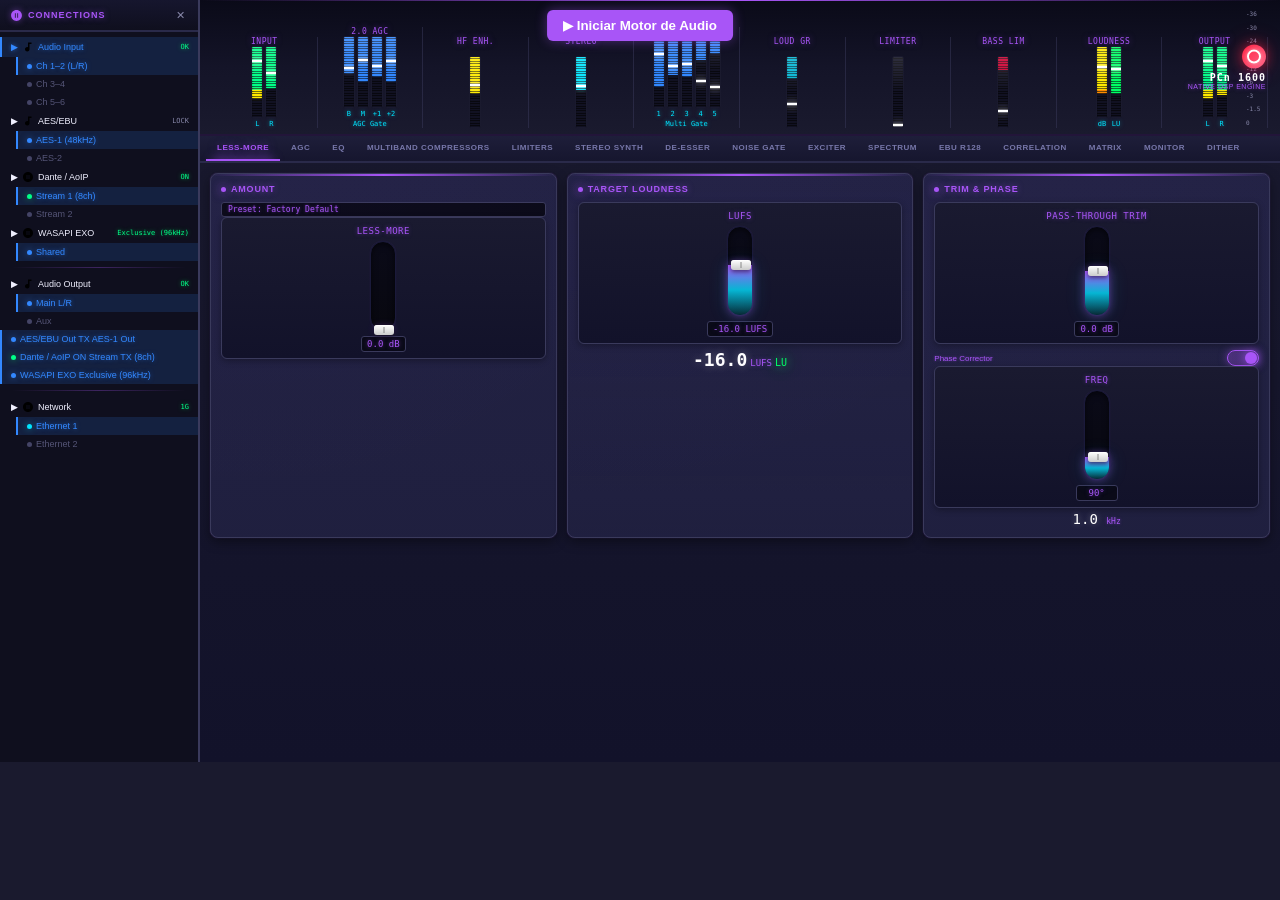
<file: index.html>
<!DOCTYPE html>
<html lang="en">
<head>
  <meta charset="UTF-8">
  <meta name="viewport" content="width=device-width, initial-scale=1.0">
  <title>PCn 1600 NATIVE — Enterprise Class Audio Processor</title>
  <link rel="stylesheet" href="style.css">
</head>
<body>
  <!-- ✅ BOTÓN DE INICIALIZACIÓN WEB AUDIO API -->
  <button id="initAudioBtn" style="position:fixed;top:10px;left:50%;transform:translateX(-50%);z-index:9999;padding:8px 16px;background:#a855f7;color:#fff;border:none;border-radius:6px;font-weight:600;cursor:pointer;box-shadow:0 0 12px rgba(168,85,247,0.4);">
    ▶ Iniciar Motor de Audio
  </button>

  <!-- ======================================== -->
  <!-- TU INTERFAZ EXISTENTE (SIN MODIFICAR)    -->
  <!-- ======================================== -->
  <div class="main-layout">
    <div class="conn-panel">
      <div class="conn-header">
        <div class="conn-header-left">
          <svg viewBox="0 0 24 24"><path d="M12 2C6.48 2 2 6.48 2 12s4.48 10 10 10 10-4.48 10-10S17.52 2 12 2zm-1 14H9V8h2v8zm4 0h-2V8h2v8z"/></svg>
          <span class="conn-header-title">Connections</span>
        </div>
        <button class="conn-close">✕</button>
      </div>
      <div class="conn-tree">
        <div class="tree-node active" onclick="toggleArrow(this)">
          <span class="arrow">▶</span>
          <span class="icon"><svg viewBox="0 0 24 24"><path d="M12 3v9.28c-.47-.17-.97-.28-1.5-.28C8.01 12 6 14.01 6 16.5S8.01 21 10.5 21c2.31 0 4.2-1.75 4.45-4H15V6h4V3h-7z"/></svg></span>
          Audio Input
          <span class="status-text active-status">OK</span>
        </div>
        <div class="tree-indent1">
          <div class="tree-node active"><span class="dot blue"></span>Ch 1–2 (L/R)</div>
          <div class="tree-node inactive"><span class="dot gray"></span>Ch 3–4</div>
          <div class="tree-node inactive"><span class="dot gray"></span>Ch 5–6</div>
        </div>
        <div class="tree-node" onclick="toggleArrow(this)">
          <span class="arrow">▶</span>
          <span class="icon"><svg viewBox="0 0 24 24"><path d="M12 3v9.28c-.47-.17-.97-.28-1.5-.28C8.01 12 6 14.01 6 16.5S8.01 21 10.5 21c2.31 0 4.2-1.75 4.45-4H15V6h4V3h-7z"/></svg></span>
          AES/EBU
          <span class="status-text">LOCK</span>
        </div>
        <div class="tree-indent1">
          <div class="tree-node active"><span class="dot blue"></span>AES-1 (48kHz)</div>
          <div class="tree-node inactive"><span class="dot gray"></span>AES-2</div>
        </div>
        <div class="tree-node" onclick="toggleArrow(this)">
          <span class="arrow">▶</span>
          <span class="icon"><svg viewBox="0 0 24 24"><path d="M12 2C6.48 2 2 6.48 2 12s4.48 10 10 10 10-4.48 10-10S17.52 2 12 2zm-1 14H9V8h2v8zm4 0h-2V8h2v8z"/></svg></span>
          Dante / AoIP
          <span class="status-text active-status">ON</span>
        </div>
        <div class="tree-indent1">
          <div class="tree-node active"><span class="dot green"></span>Stream 1 (8ch)</div>
          <div class="tree-node inactive"><span class="dot gray"></span>Stream 2</div>
        </div>
        <div class="tree-node" onclick="toggleArrow(this)">
          <span class="arrow">▶</span>
          <span class="icon"><svg viewBox="0 0 24 24"><path d="M12 2C6.48 2 2 6.48 2 12s4.48 10 10 10 10-4.48 10-10S17.52 2 12 2zm-1 14H9V8h2v8zm4 0h-2V8h2v8z"/></svg></span>
          WASAPI EXO
          <span class="status-text active-status">Exclusive (96kHz)</span>
        </div>
        <div class="tree-indent1">
          <div class="tree-node active"><span class="dot blue"></span>Shared</div>
        </div>
        <div class="conn-divider"></div>
        <div class="tree-node" onclick="toggleArrow(this)">
          <span class="arrow">▶</span>
          <span class="icon"><svg viewBox="0 0 24 24"><path d="M12 3v9.28c-.47-.17-.97-.28-1.5-.28C8.01 12 6 14.01 6 16.5S8.01 21 10.5 21c2.31 0 4.2-1.75 4.45-4H15V6h4V3h-7z"/></svg></span>
          Audio Output
          <span class="status-text active-status">OK</span>
        </div>
        <div class="tree-indent1">
          <div class="tree-node active"><span class="dot blue"></span>Main L/R</div>
          <div class="tree-node inactive"><span class="dot gray"></span>Aux</div>
        </div>
        <div class="tree-node active"><span class="dot blue"></span>AES/EBU Out TX AES-1 Out</div>
        <div class="tree-node active"><span class="dot green"></span>Dante / AoIP ON Stream TX (8ch)</div>
        <div class="tree-node active"><span class="dot blue"></span>WASAPI EXO Exclusive (96kHz)</div>
        <div class="conn-divider"></div>
        <div class="tree-node" onclick="toggleArrow(this)">
          <span class="arrow">▶</span>
          <span class="icon"><svg viewBox="0 0 24 24"><path d="M12 2C6.48 2 2 6.48 2 12s4.48 10 10 10 10-4.48 10-10S17.52 2 12 2zm-1 14H9V8h2v8zm4 0h-2V8h2v8z"/></svg></span>
          Network
          <span class="status-text active-status">1G</span>
        </div>
        <div class="tree-indent1">
          <div class="tree-node active"><span class="dot cyan"></span>Ethernet 1</div>
          <div class="tree-node inactive"><span class="dot gray"></span>Ethernet 2</div>
        </div>
      </div>
    </div>

    <div class="main-content">
      <div class="meter-section">
        <div class="meter-row" id="meterRow"></div>
        <div class="branding">
          <div class="branding-logo"></div>
          <div class="branding-title">PCn 1600</div>
          <div class="branding-sub">NATIVE DSP ENGINE</div>
        </div>
      </div>

      <div class="tab-bar">
        <div class="tab-item active" data-tab="lessmore">Less-More</div>
        <div class="tab-item" data-tab="agc">AGC</div>
        <div class="tab-item" data-tab="eq">EQ</div>
        <div class="tab-item" data-tab="compressors">Multiband Compressors</div>
        <div class="tab-item" data-tab="limiters">Limiters</div>
        <div class="tab-item" data-tab="stereo">Stereo Synth</div>
        <div class="tab-item" data-tab="deesser">De-Esser</div>
        <div class="tab-item" data-tab="gate">Noise Gate</div>
        <div class="tab-item" data-tab="exciter">Exciter</div>
        <div class="tab-item" data-tab="spectrum">Spectrum</div>
        <div class="tab-item" data-tab="loudness">EBU R128</div>
        <div class="tab-item" data-tab="correlation">Correlation</div>
        <div class="tab-item" data-tab="matrix">Matrix</div>
        <div class="tab-item" data-tab="monitor">Monitor</div>
        <div class="tab-item" data-tab="dither">Dither</div>
      </div>

      <div class="tab-content">
        <!-- PANEL: LESS-MORE -->
        <div id="panel-lessmore">
          <div class="controls-grid">
            <div class="group-box">
              <div class="gb-title"><span class="dot"></span>Amount</div>
              <div class="preset-readonly">Preset: Factory Default</div>
              <div class="fader-channel" id="f-lessmore" data-min="0" data-max="12" data-unit="dB" data-value="0">
                <div class="fader-label">Less-More</div>
                <div class="fader-track">
                  <div class="fader-fill"></div>
                  <div class="fader-thumb"></div>
                </div>
                <div class="fader-value">0.0 dB</div>
              </div>
            </div>
            <div class="group-box">
              <div class="gb-title"><span class="dot"></span>Target Loudness</div>
              <div class="fader-channel" id="s-loudness" data-min="-24" data-max="-10" data-unit="LUFS" data-value="-16">
                <div class="fader-label">LUFS</div>
                <div class="fader-track">
                  <div class="fader-fill"></div>
                  <div class="fader-thumb"></div>
                </div>
                <div class="fader-value">-16.0 LUFS</div>
              </div>
              <div class="lufs-display">
                <span class="lufs-value" id="loudTarget">-16.0</span>
                <span class="lufs-unit">LUFS</span>
                <span class="lufs-lu">LU</span>
              </div>
            </div>
            <div class="group-box">
              <div class="gb-title"><span class="dot"></span>Trim & Phase</div>
              <div class="fader-channel" id="f-trim" data-min="-12" data-max="12" data-unit="dB" data-value="0">
                <div class="fader-label">Pass-through Trim</div>
                <div class="fader-track">
                  <div class="fader-fill"></div>
                  <div class="fader-thumb"></div>
                </div>
                <div class="fader-value">0.0 dB</div>
              </div>
              <div class="toggle-row">
                <span class="toggle-label">Phase Corrector</span>
                <div class="toggle-switch on" onclick="this.classList.toggle('on')">
                  <div class="knob"></div>
                </div>
              </div>
              <div class="fader-channel" id="f-phase" data-min="0" data-max="360" data-unit="°" data-value="90">
                <div class="fader-label">Freq</div>
                <div class="fader-track">
                  <div class="fader-fill"></div>
                  <div class="fader-thumb"></div>
                </div>
                <div class="fader-value">90°</div>
              </div>
              <div class="hz-display">1.0 <span class="hz-unit">kHz</span></div>
            </div>
          </div>
        </div>

        <!-- PANEL: AGC -->
        <div id="panel-agc" style="display:none;">
          <div class="controls-grid">
            <div class="group-box">
              <div class="gb-title"><span class="dot"></span>Active</div>
              <div class="fader-channel" id="f-agc-th" data-min="-60" data-max="0" data-unit="dB" data-value="-12">
                <div class="fader-label">Threshold</div>
                <div class="fader-track">
                  <div class="fader-fill"></div>
                  <div class="fader-thumb"></div>
                </div>
                <div class="fader-value">-12.0 dB</div>
              </div>
            </div>
            <div class="group-box">
              <div class="gb-title"><span class="dot"></span>Ratio</div>
              <div class="fader-channel" id="f-agc-rat" data-min="1" data-max="20" data-unit=":1" data-value="2.5">
                <div class="fader-label">Ratio</div>
                <div class="fader-track">
                  <div class="fader-fill"></div>
                  <div class="fader-thumb"></div>
                </div>
                <div class="fader-value">2.5:1</div>
              </div>
            </div>
            <div class="group-box">
              <div class="gb-title"><span class="dot"></span>Envelope</div>
              <div class="fader-channel" id="f-agc-att" data-min="1" data-max="500" data-unit="ms" data-value="15">
                <div class="fader-label">Attack</div>
                <div class="fader-track">
                  <div class="fader-fill"></div>
                  <div class="fader-thumb"></div>
                </div>
                <div class="fader-value">15 ms</div>
              </div>
              <div class="fader-channel" id="f-agc-rel" data-min="10" data-max="2000" data-unit="ms" data-value="120">
                <div class="fader-label">Release</div>
                <div class="fader-track">
                  <div class="fader-fill"></div>
                  <div class="fader-thumb"></div>
                </div>
                <div class="fader-value">120 ms</div>
              </div>
            </div>
            <div class="group-box">
              <div class="gb-title"><span class="dot"></span>Max Gain</div>
              <div class="fader-channel" id="f-agc-max" data-min="0" data-max="30" data-unit="dB" data-value="18">
                <div class="fader-label">Max Gain</div>
                <div class="fader-track">
                  <div class="fader-fill"></div>
                  <div class="fader-thumb"></div>
                </div>
                <div class="fader-value">+18.0 dB</div>
              </div>
            </div>
          </div>
        </div>

        <!-- PANEL: EQ -->
        <div id="panel-eq" style="display:none;">
          <div class="controls-grid">
            <div class="group-box">
              <div class="gb-title"><span class="dot"></span>3-Band Parametric</div>
              <div class="fader-channel" id="f-eq-low" data-min="-12" data-max="12" data-unit="dB" data-value="2">
                <div class="fader-label">Low</div>
                <div class="fader-track">
                  <div class="fader-fill"></div>
                  <div class="fader-thumb"></div>
                </div>
                <div class="fader-value">+2.0 dB</div>
              </div>
              <div class="fader-channel" id="f-eq-mid" data-min="-12" data-max="12" data-unit="dB" data-value="-1.5">
                <div class="fader-label">Mid</div>
                <div class="fader-track">
                  <div class="fader-fill"></div>
                  <div class="fader-thumb"></div>
                </div>
                <div class="fader-value">-1.5 dB</div>
              </div>
              <div class="fader-channel" id="f-eq-high" data-min="-12" data-max="12" data-unit="dB" data-value="3">
                <div class="fader-label">High</div>
                <div class="fader-track">
                  <div class="fader-fill"></div>
                  <div class="fader-thumb"></div>
                </div>
                <div class="fader-value">+3.0 dB</div>
              </div>
            </div>
            <div class="group-box">
              <div class="gb-title"><span class="dot"></span>EQ Presets</div>
              <div class="monitor-grid" style="grid-template-columns: repeat(2, 1fr);">
                <button class="monitor-btn" onclick="applyEQPreset('flat')">Flat</button>
                <button class="monitor-btn active" onclick="applyEQPreset('voice')">Broadcast Voice Clarity</button>
                <button class="monitor-btn" onclick="applyEQPreset('bass')">Bass Boost</button>
                <button class="monitor-btn" onclick="applyEQPreset('air')">Air Enhance</button>
              </div>
              <div class="toggle-row">
                <span class="toggle-label">Linear Phase</span>
                <div class="toggle-switch on" onclick="this.classList.toggle('on')"><div class="knob"></div></div>
              </div>
            </div>
            <div class="group-box cyan">
              <div class="gb-title cyan"><span class="dot cyan"></span>Multiband EQ</div>
              <div class="fader-channel" id="f-mb1" data-min="-20" data-max="10" data-unit="dB" data-value="-3">
                <div class="fader-label">Band 1</div>
                <div class="fader-track">
                  <div class="fader-fill"></div>
                  <div class="fader-thumb"></div>
                </div>
                <div class="fader-value">-3.0 dB</div>
              </div>
              <div class="fader-channel" id="f-mb2" data-min="-20" data-max="10" data-unit="dB" data-value="1.5">
                <div class="fader-label">Band 2</div>
                <div class="fader-track">
                  <div class="fader-fill"></div>
                  <div class="fader-thumb"></div>
                </div>
                <div class="fader-value">+1.5 dB</div>
              </div>
              <div class="fader-channel" id="f-mb3" data-min="-20" data-max="10" data-unit="dB" data-value="2">
                <div class="fader-label">Band 3</div>
                <div class="fader-track">
                  <div class="fader-fill"></div>
                  <div class="fader-thumb"></div>
                </div>
                <div class="fader-value">+2.0 dB</div>
              </div>
              <div class="slider-container" id="slider-xo">
                <div class="slider-row">
                  <span class="slider-label">XO</span>
                  <div class="slider-track" id="s-xo1" data-min="50" data-max="5000" data-value="200">
                    <div class="slider-fill" style="width: 4.16%;"></div>
                    <div class="slider-thumb" style="left: 4.16%;"></div>
                  </div>
                  <input type="text" value="200" readonly>
                </div>
                <div class="slider-row">
                  <span class="slider-label">XO</span>
                  <div class="slider-track" id="s-xo2" data-min="500" data-max="20000" data-value="4000">
                    <div class="slider-fill" style="width: 18.05%;"></div>
                    <div class="slider-thumb" style="left: 18.05%;"></div>
                  </div>
                  <input type="text" value="4.0k" readonly>
                </div>
              </div>
            </div>
          </div>
        </div>

        <!-- PANEL: COMPRESSORS -->
        <div id="panel-compressors" style="display:none;">
          <div class="controls-grid">
            <div class="group-box">
              <div class="gb-title"><span class="dot"></span>Threshold & Ratio</div>
              <div class="fader-channel" id="f-comp-th" data-min="-60" data-max="0" data-unit="dB" data-value="-15">
                <div class="fader-label">Threshold</div>
                <div class="fader-track">
                  <div class="fader-fill"></div>
                  <div class="fader-thumb"></div>
                </div>
                <div class="fader-value">-15.0 dB</div>
              </div>
              <div class="fader-channel" id="f-comp-rat" data-min="1" data-max="20" data-unit=":1" data-value="4">
                <div class="fader-label">Ratio</div>
                <div class="fader-track">
                  <div class="fader-fill"></div>
                  <div class="fader-thumb"></div>
                </div>
                <div class="fader-value">4.0:1</div>
              </div>
            </div>
            <div class="group-box">
              <div class="gb-title"><span class="dot"></span>Envelope</div>
              <div class="fader-channel" id="f-comp-att" data-min="1" data-max="100" data-unit="ms" data-value="5">
                <div class="fader-label">Attack</div>
                <div class="fader-track">
                  <div class="fader-fill"></div>
                  <div class="fader-thumb"></div>
                </div>
                <div class="fader-value">5 ms</div>
              </div>
              <div class="fader-channel" id="f-comp-rel" data-min="10" data-max="1000" data-unit="ms" data-value="150">
                <div class="fader-label">Release</div>
                <div class="fader-track">
                  <div class="fader-fill"></div>
                  <div class="fader-thumb"></div>
                </div>
                <div class="fader-value">150 ms</div>
              </div>
            </div>
          </div>
        </div>

        <!-- PANEL: LIMITERS -->
        <div id="panel-limiters" style="display:none;">
          <div class="controls-grid">
            <div class="group-box">
              <div class="gb-title"><span class="dot"></span>Ceiling</div>
              <div class="fader-channel" id="f-lim-ceil" data-min="-12" data-max="0" data-unit="dB" data-value="-0.1">
                <div class="fader-label">Ceiling</div>
                <div class="fader-track">
                  <div class="fader-fill"></div>
                  <div class="fader-thumb"></div>
                </div>
                <div class="fader-value">-0.1 dB</div>
              </div>
            </div>
            <div class="group-box">
              <div class="gb-title"><span class="dot"></span>Threshold</div>
              <div class="fader-channel" id="f-lim-th" data-min="-30" data-max="0" data-unit="dB" data-value="-6">
                <div class="fader-label">Threshold</div>
                <div class="fader-track">
                  <div class="fader-fill"></div>
                  <div class="fader-thumb"></div>
                </div>
                <div class="fader-value">-6.0 dB</div>
              </div>
            </div>
            <div class="group-box">
              <div class="gb-title"><span class="dot"></span>Release</div>
              <div class="fader-channel" id="f-lim-rel" data-min="10" data-max="1000" data-unit="ms" data-value="80">
                <div class="fader-label">Release</div>
                <div class="fader-track">
                  <div class="fader-fill"></div>
                  <div class="fader-thumb"></div>
                </div>
                <div class="fader-value">80 ms</div>
              </div>
            </div>
            <div class="group-box">
              <div class="gb-title"><span class="dot"></span>Lookahead</div>
              <div class="toggle-row">
                <span class="toggle-label">Lookahead Delay</span>
                <div class="toggle-switch on" onclick="this.classList.toggle('on')"><div class="knob"></div></div>
              </div>
              <div class="toggle-row">
                <span class="toggle-label">True Peak</span>
                <div class="toggle-switch on" onclick="this.classList.toggle('on')"><div class="knob"></div></div>
              </div>
            </div>
          </div>
        </div>

        <!-- PANEL: STEREO SYNTH -->
        <div id="panel-stereo" style="display:none;">
          <div class="controls-grid">
            <div class="group-box purple">
              <div class="gb-title purple"><span class="dot purple"></span>Phase & Depth</div>
              <div class="fader-channel" id="f-synth-phase" data-min="0" data-max="180" data-unit="°" data-value="90">
                <div class="fader-label">Phase</div>
                <div class="fader-track">
                  <div class="fader-fill"></div>
                  <div class="fader-thumb"></div>
                </div>
                <div class="fader-value">90°</div>
              </div>
              <div class="fader-channel" id="f-synth-depth" data-min="0" data-max="100" data-unit="%" data-value="30">
                <div class="fader-label">Depth</div>
                <div class="fader-track">
                  <div class="fader-fill"></div>
                  <div class="fader-thumb"></div>
                </div>
                <div class="fader-value">30%</div>
              </div>
              <div class="fader-channel" id="f-synth-rate" data-min="0.1" data-max="10" data-unit="Hz" data-value="2.5">
                <div class="fader-label">Rate</div>
                <div class="fader-track">
                  <div class="fader-fill"></div>
                  <div class="fader-thumb"></div>
                </div>
                <div class="fader-value">2.5 Hz</div>
              </div>
            </div>
          </div>
        </div>

        <!-- PANEL: DE-ESSER -->
        <div id="panel-deesser" style="display:none;">
          <div class="controls-grid">
            <div class="group-box">
              <div class="gb-title"><span class="dot"></span>De-Esser</div>
              <div class="fader-channel" id="f-de-th" data-min="-30" data-max="0" data-unit="dB" data-value="-12">
                <div class="fader-label">Threshold</div>
                <div class="fader-track">
                  <div class="fader-fill"></div>
                  <div class="fader-thumb"></div>
                </div>
                <div class="fader-value">-12.0 dB</div>
              </div>
              <div class="slider-container">
                <div class="slider-row">
                  <span class="slider-label">Freq</span>
                  <div class="slider-track" id="s-de-freq" data-min="4000" data-max="12000" data-value="6500">
                    <div class="slider-fill" style="width: 31.25%;"></div>
                    <div class="slider-thumb" style="left: 31.25%;"></div>
                  </div>
                  <input type="text" value="6.5k" readonly>
                </div>
              </div>
              <div class="toggle-row">
                <span class="toggle-label">Wide Band</span>
                <div class="toggle-switch" onclick="this.classList.toggle('on')"><div class="knob"></div></div>
              </div>
              <div class="fader-channel" id="f-de-range" data-min="0" data-max="20" data-unit="dB" data-value="8">
                <div class="fader-label">Max Red.</div>
                <div class="fader-track">
                  <div class="fader-fill"></div>
                  <div class="fader-thumb"></div>
                </div>
                <div class="fader-value">8.0 dB</div>
              </div>
            </div>
            <div class="group-box">
              <div class="gb-title"><span class="dot"></span>Dynamics</div>
              <div class="fader-channel" id="f-de-att" data-min="1" data-max="50" data-unit="ms" data-value="3">
                <div class="fader-label">Attack</div>
                <div class="fader-track">
                  <div class="fader-fill"></div>
                  <div class="fader-thumb"></div>
                </div>
                <div class="fader-value">3 ms</div>
              </div>
              <div class="fader-channel" id="f-de-rel" data-min="10" data-max="500" data-unit="ms" data-value="80">
                <div class="fader-label">Release</div>
                <div class="fader-track">
                  <div class="fader-fill"></div>
                  <div class="fader-thumb"></div>
                </div>
                <div class="fader-value">80 ms</div>
              </div>
            </div>
          </div>
        </div>

        <!-- PANEL: NOISE GATE -->
        <div id="panel-gate" style="display:none;">
          <div class="controls-grid">
            <div class="group-box">
              <div class="gb-title"><span class="dot"></span>Threshold & Range</div>
              <div class="fader-channel" id="f-gate-th" data-min="-60" data-max="0" data-unit="dB" data-value="-36">
                <div class="fader-label">Threshold</div>
                <div class="fader-track">
                  <div class="fader-fill"></div>
                  <div class="fader-thumb"></div>
                </div>
                <div class="fader-value">-36.0 dB</div>
              </div>
              <div class="fader-channel" id="f-gate-range" data-min="-60" data-max="0" data-unit="dB" data-value="-40">
                <div class="fader-label">Depth</div>
                <div class="fader-track">
                  <div class="fader-fill"></div>
                  <div class="fader-thumb"></div>
                </div>
                <div class="fader-value">-40.0 dB</div>
              </div>
            </div>
            <div class="group-box">
              <div class="gb-title"><span class="dot"></span>Envelope & Sidechain</div>
              <div class="fader-channel" id="f-gate-att" data-min="1" data-max="200" data-unit="ms" data-value="5">
                <div class="fader-label">Attack</div>
                <div class="fader-track">
                  <div class="fader-fill"></div>
                  <div class="fader-thumb"></div>
                </div>
                <div class="fader-value">5 ms</div>
              </div>
              <div class="fader-channel" id="f-gate-rel" data-min="10" data-max="2000" data-unit="ms" data-value="200">
                <div class="fader-label">Release</div>
                <div class="fader-track">
                  <div class="fader-fill"></div>
                  <div class="fader-thumb"></div>
                </div>
                <div class="fader-value">200 ms</div>
              </div>
              <div class="fader-channel" id="f-gate-hold" data-min="10" data-max="2000" data-unit="ms" data-value="100">
                <div class="fader-label">Hold</div>
                <div class="fader-track">
                  <div class="fader-fill"></div>
                  <div class="fader-thumb"></div>
                </div>
                <div class="fader-value">100 ms</div>
              </div>
              <div class="slider-container">
                <div class="slider-row">
                  <span class="slider-label">HPF</span>
                  <div class="slider-track" id="s-gate-hpf" data-min="20" data-max="2000" data-value="200">
                    <div class="slider-fill" style="width: 9.09%;"></div>
                    <div class="slider-thumb" style="left: 9.09%;"></div>
                  </div>
                  <input type="text" value="200 Hz" readonly>
                </div>
              </div>
              <div class="slider-container">
                <div class="slider-row">
                  <span class="slider-label">Hyst</span>
                  <div class="slider-track" id="s-gate-hyst" data-min="0" data-max="10" data-value="2">
                    <div class="slider-fill" style="width: 20%;"></div>
                    <div class="slider-thumb" style="left: 20%;"></div>
                  </div>
                  <input type="text" value="2.0 dB" readonly>
                </div>
              </div>
              <div class="toggle-row">
                <span class="toggle-label">Key Listen</span>
                <div class="toggle-switch" onclick="this.classList.toggle('on')"><div class="knob"></div></div>
              </div>
            </div>
          </div>
        </div>

        <!-- PANEL: EXCITER -->
        <div id="panel-exciter" style="display:none;">
          <div class="controls-grid">
            <div class="group-box gold">
              <div class="gb-title gold"><span class="dot gold"></span>Harmonic Exciter</div>
              <div class="fader-channel" id="f-exc-drive" data-min="0" data-max="100" data-unit="%" data-value="35">
                <div class="fader-label">Drive</div>
                <div class="fader-track">
                  <div class="fader-fill"></div>
                  <div class="fader-thumb"></div>
                </div>
                <div class="fader-value">35%</div>
              </div>
              <div class="slider-container">
                <div class="slider-row">
                  <span class="slider-label">Tone</span>
                  <div class="slider-track" id="s-exc-freq" data-min="1000" data-max="10000" data-value="3000">
                    <div class="slider-fill" style="width: 22.22%;"></div>
                    <div class="slider-thumb" style="left: 22.22%;"></div>
                  </div>
                  <input type="text" value="3.0k" readonly>
                </div>
              </div>
              <div class="fader-channel" id="f-exc-mix" data-min="0" data-max="100" data-unit="%" data-value="50">
                <div class="fader-label">Mix</div>
                <div class="fader-track">
                  <div class="fader-fill"></div>
                  <div class="fader-thumb"></div>
                </div>
                <div class="fader-value">50%</div>
              </div>
              <div class="fader-channel" id="f-exc-out" data-min="-12" data-max="12" data-unit="dB" data-value="0">
                <div class="fader-label">Output</div>
                <div class="fader-track">
                  <div class="fader-fill"></div>
                  <div class="fader-thumb"></div>
                </div>
                <div class="fader-value">0.0 dB</div>
              </div>
              <div class="preset-readonly">Preset: Broadcast Clarity</div>
            </div>
          </div>
        </div>

        <!-- PANEL: SPECTRUM -->
        <div id="panel-spectrum" style="display:none;">
          <div class="group-box full">
            <div class="gb-title"><span class="dot"></span>Real-Time Spectrum Analyzer</div>
            <div class="spectrum-container">
              <canvas id="spectrumCanvas"></canvas>
              <div class="spectrum-labels">
                <span>20Hz</span><span>50</span><span>100</span><span>200</span><span>500</span><span>1k</span><span>2k</span><span>5k</span><span>10k</span><span>20kHz</span>
              </div>
            </div>
            <div class="monitor-grid" style="margin-top:8px; grid-template-columns: repeat(7, 1fr);">
              <button class="monitor-btn active" onclick="toggleSpectrum(this)">FFT: 4096</button>
              <button class="monitor-btn" onclick="toggleSpectrum(this)">FFT: 8192</button>
              <button class="monitor-btn" onclick="toggleSpectrum(this)">FFT: 16384</button>
              <button class="monitor-btn" onclick="toggleSpectrum(this)">Peak Hold</button>
              <button class="monitor-btn" onclick="toggleSpectrum(this)">Max Hold</button>
              <button class="monitor-btn" onclick="toggleSpectrum(this)">Smoothing</button>
              <button class="monitor-btn" onclick="toggleSpectrum(this)">Log Scale</button>
            </div>
          </div>
        </div>

        <!-- PANEL: LOUDNESS -->
        <div id="panel-loudness" style="display:none;">
          <div class="group-box full">
            <div class="gb-title"><span class="dot"></span>EBU R128 Loudness Meter</div>
            <div class="loudness-grid">
              <div class="loudness-cell">
                <div class="lbl">Integrated</div>
                <div class="val" id="loudInt">-16.2</div>
                <div class="unit">LUFS</div>
              </div>
              <div class="loudness-cell">
                <div class="lbl">Short-Term</div>
                <div class="val" id="loudShort">-14.8</div>
                <div class="unit">LUFS</div>
              </div>
              <div class="loudness-cell">
                <div class="lbl">Momentary</div>
                <div class="val" id="loudMoment">-12.3</div>
                <div class="unit">LUFS</div>
              </div>
              <div class="loudness-cell">
                <div class="lbl">LRA</div>
                <div class="val" id="loudLRA">5.2</div>
                <div class="unit">LU</div>
              </div>
              <div class="loudness-cell">
                <div class="lbl">True Peak</div>
                <div class="val" id="loudTP">-1.2</div>
                <div class="unit">dBTP</div>
              </div>
              <div class="loudness-cell warning">
                <div class="lbl">Target</div>
                <div class="val" id="loudTarget">-16.0</div>
                <div class="unit">LUFS</div>
              </div>
              <div class="loudness-cell pass">
                <div class="lbl">Range</div>
                <div class="val" id="loudRange">PASS</div>
                <div class="unit"></div>
              </div>
              <div class="loudness-cell">
                <div class="lbl">Elapsed</div>
                <div class="val" id="loudnessTime">00:00</div>
                <div class="unit">hh:mm</div>
              </div>
            </div>
            <div class="spectrum-container" style="margin-top:10px;">
              <canvas id="loudnessCanvas"></canvas>
              <div class="spectrum-labels">
                <span>Loudness History</span>
                <div class="monitor-btn" onclick="toggleLoudnessReset(this)">Auto-Reset</div>
              </div>
            </div>
          </div>
        </div>

        <!-- PANEL: CORRELATION -->
        <div id="panel-correlation" style="display:none;">
          <div class="controls-grid">
            <div class="group-box">
              <div class="gb-title"><span class="dot"></span>Stereo Correlation</div>
              <div class="corr-meter">
                <div class="corr-bar">
                  <div class="corr-fill" id="corrFill"></div>
                </div>
                <div class="corr-labels">
                  <span>-1 (Out)</span>
                  <span>0</span>
                  <span>+1 (In)</span>
                </div>
                <div class="corr-value" id="corrValue">+0.85</div>
                <div class="corr-labels" id="corrStatus">Corr: +0.85 (Good)</div>
              </div>
              <div class="spectrum-container" style="margin-top:10px;">
                <canvas id="vectorscopeCanvas"></canvas>
                <div class="spectrum-labels">
                  <span>Phase Analysis Window</span>
                </div>
              </div>
              <div class="toggle-row">
                <span class="toggle-label" id="monoCheck">Mono Check</span>
                <div class="toggle-switch" onclick="this.classList.toggle('on')"><div class="knob"></div></div>
              </div>
              <div class="fader-channel" id="f-ms-bal" data-min="-6" data-max="6" data-unit="dB" data-value="0">
                <div class="fader-label">M/S Ratio</div>
                <div class="fader-track">
                  <div class="fader-fill"></div>
                  <div class="fader-thumb"></div>
                </div>
                <div class="fader-value">0.0 dB</div>
              </div>
              <div class="toggle-row">
                <span class="toggle-label">MS Decode</span>
                <div class="toggle-switch" onclick="this.classList.toggle('on')"><div class="knob"></div></div>
              </div>
            </div>
          </div>
        </div>

        <!-- PANEL: MATRIX -->
        <div id="panel-matrix" style="display:none;">
          <div class="group-box">
            <div class="gb-title"><span class="dot"></span>Input/Output Matrix Router</div>
            <div class="matrix-grid">
              <div class="matrix-cell header"></div>
              <div class="matrix-cell header">Out 1</div>
              <div class="matrix-cell header">Out 2</div>
              <div class="matrix-cell header">Out 3</div>
              <div class="matrix-cell header">Out 4</div>
              <div class="matrix-cell row-header">In 1</div>
              <div class="matrix-cell value active" onclick="toggleMatrixCell(this)"><input value="0.0"></div>
              <div class="matrix-cell value" onclick="toggleMatrixCell(this)"><input value="-∞"></div>
              <div class="matrix-cell value" onclick="toggleMatrixCell(this)"><input value="-∞"></div>
              <div class="matrix-cell value" onclick="toggleMatrixCell(this)"><input value="-∞"></div>
              <div class="matrix-cell row-header">In 2</div>
              <div class="matrix-cell value" onclick="toggleMatrixCell(this)"><input value="-∞"></div>
              <div class="matrix-cell value active" onclick="toggleMatrixCell(this)"><input value="0.0"></div>
              <div class="matrix-cell value" onclick="toggleMatrixCell(this)"><input value="-∞"></div>
              <div class="matrix-cell value" onclick="toggleMatrixCell(this)"><input value="-∞"></div>
              <div class="matrix-cell row-header">In 3</div>
              <div class="matrix-cell value" onclick="toggleMatrixCell(this)"><input value="-∞"></div>
              <div class="matrix-cell value" onclick="toggleMatrixCell(this)"><input value="-∞"></div>
              <div class="matrix-cell value active" onclick="toggleMatrixCell(this)"><input value="0.0"></div>
              <div class="matrix-cell value" onclick="toggleMatrixCell(this)"><input value="-∞"></div>
              <div class="matrix-cell row-header">In 4</div>
              <div class="matrix-cell value" onclick="toggleMatrixCell(this)"><input value="-∞"></div>
              <div class="matrix-cell value" onclick="toggleMatrixCell(this)"><input value="-∞"></div>
              <div class="matrix-cell value" onclick="toggleMatrixCell(this)"><input value="-∞"></div>
              <div class="matrix-cell value active" onclick="toggleMatrixCell(this)"><input value="0.0"></div>
            </div>
            <div class="monitor-grid" style="margin-top:8px; grid-template-columns: repeat(5, 1fr);">
              <button class="monitor-btn" onclick="routeMatrix('stereo')">Stereo</button>
              <button class="monitor-btn" onclick="routeMatrix('dual')">Dual Mono</button>
              <button class="monitor-btn" onclick="routeMatrix('sum')">Sum L+R</button>
              <button class="monitor-btn" onclick="routeMatrix('cross')">Cross</button>
              <button class="monitor-btn" onclick="routeMatrix('clear')">Clear</button>
            </div>
          </div>
        </div>

        <!-- PANEL: MONITOR -->
        <div id="panel-monitor" style="display:none;">
          <div class="controls-grid">
            <div class="group-box">
              <div class="gb-title"><span class="dot"></span>Monitor Control</div>
              <div class="monitor-grid">
                <button class="monitor-btn" onclick="monitorToggle(this, 'main')">Main</button>
                <button class="monitor-btn active" onclick="monitorToggle(this, 'alt')">Alt</button>
                <button class="monitor-btn mute" onclick="monitorToggle(this, 'mute')">MUTE</button>
                <button class="monitor-btn dim" onclick="monitorToggle(this, 'dim')">DIM</button>
                <button class="monitor-btn" onclick="monitorToggle(this, 'mono')">MONO</button>
              </div>
              <div class="fader-channel" id="f-mon-level" data-min="-80" data-max="0" data-unit="dB" data-value="-20">
                <div class="fader-label">Volume</div>
                <div class="fader-track">
                  <div class="fader-fill"></div>
                  <div class="fader-thumb"></div>
                </div>
                <div class="fader-value">-20.0 dB</div>
              </div>
            </div>
            <div class="group-box">
              <div class="gb-title"><span class="dot"></span>Talkback & Calibration</div>
              <div class="monitor-btn active" onclick="this.classList.toggle('active')">TALK</div>
              <div class="fader-channel" id="f-tb-gain" data-min="-20" data-max="10" data-unit="dB" data-value="-10">
                <div class="fader-label">Gain</div>
                <div class="fader-track">
                  <div class="fader-fill"></div>
                  <div class="fader-thumb"></div>
                </div>
                <div class="fader-value">-10.0 dB</div>
              </div>
              <select id="tb-source">
                <option>Source: Internal Mic</option>
                <option>Line In 3-4</option>
                <option>Dante Stream 2</option>
              </select>
              <div class="monitor-grid" style="margin-top:8px;">
                <button class="monitor-btn" onclick="this.classList.toggle('active')">Pink Noise</button>
                <button class="monitor-btn" onclick="this.classList.toggle('active')">1kHz Tone</button>
              </div>
              <div class="slider-container" style="margin-top:8px;">
                <div class="slider-row">
                  <span class="slider-label">Cal</span>
                  <div class="slider-track" id="s-cal-ref" data-min="60" data-max="100" data-value="85">
                    <div class="slider-fill" style="width: 62.5%;"></div>
                    <div class="slider-thumb" style="left: 62.5%;"></div>
                  </div>
                  <input type="text" value="85 dB" readonly>
                </div>
              </div>
            </div>
          </div>
        </div>

        <!-- PANEL: DITHER -->
        <div id="panel-dither" style="display:none;">
          <div class="controls-grid">
            <div class="group-box">
              <div class="gb-title"><span class="dot"></span>Dither Engine</div>
              <div class="monitor-btn active" onclick="this.classList.toggle('active')">TPDF (Triangular PDF)</div>
              <div class="monitor-btn" onclick="this.classList.toggle('active')">Rectangular PDF</div>
              <div class="monitor-btn" onclick="this.classList.toggle('active')">Gaussian PDF</div>
              <div class="monitor-btn" onclick="this.classList.toggle('active')">Power-of-2</div>
              <div class="toggle-row">
                <span class="toggle-label" id="ditherToggle">Dither Enabled</span>
                <div class="toggle-switch on" onclick="this.classList.toggle('on'); updateDither()"><div class="knob"></div></div>
              </div>
              <div class="toggle-row">
                <span class="toggle-label" id="shapeToggle">Shape Enabled</span>
                <div class="toggle-switch on" onclick="this.classList.toggle('on')"><div class="knob"></div></div>
              </div>
              <div class="toggle-row">
                <span class="toggle-label">DC Offset Removal</span>
                <div class="toggle-switch on" onclick="this.classList.toggle('on')"><div class="knob"></div></div>
              </div>
              <div class="toggle-row">
                <span class="toggle-label" id="ditherBypass">Bypass All</span>
                <div class="toggle-switch" onclick="this.classList.toggle('on')"><div class="knob"></div></div>
              </div>
            </div>
            <div class="group-box">
              <div class="gb-title"><span class="dot"></span>Output Format & Truncation</div>
              <div class="output-format-row">
                <button class="format-btn" onclick="setBitDepth(this, 16)">16-bit</button>
                <button class="format-btn active" onclick="setBitDepth(this, 24)">24-bit</button>
                <button class="format-btn" onclick="setBitDepth(this, 32)">32-float</button>
              </div>
              <div class="monitor-grid" style="margin-top:8px;">
                <button class="monitor-btn" onclick="this.classList.toggle('active')">Signed Integer</button>
                <button class="monitor-btn" onclick="this.classList.toggle('active')">Unsigned Integer</button>
                <button class="monitor-btn active" onclick="this.classList.toggle('active')">IEEE 754 Float</button>
                <button class="monitor-btn" onclick="this.classList.toggle('active')">μ-Law Companding</button>
                <button class="monitor-btn" onclick="this.classList.toggle('active')">A-Law Companding</button>
              </div>
              <div class="preset-readonly" id="ditherFormatLabel">Format: 24-bit / 96kHz</div>
            </div>
            <div class="group-box full">
              <div class="gb-title"><span class="dot"></span>Noise Shaping Curve</div>
              <div class="spectrum-container">
                <canvas id="ditherCurveCanvas"></canvas>
              </div>
              <div class="output-format-row" style="margin-top:8px;">
                <button class="format-btn active" onclick="document.getElementById('noiseShapeType').value='none'; this.parentElement.querySelectorAll('.format-btn').forEach(b=>b.classList.remove('active')); this.classList.add('active');">None (Flat)</button>
                <button class="format-btn" onclick="document.getElementById('noiseShapeType').value='low'; this.parentElement.querySelectorAll('.format-btn').forEach(b=>b.classList.remove('active')); this.classList.add('active');">Low (EBU Type A)</button>
                <button class="format-btn" onclick="document.getElementById('noiseShapeType').value='medium'; this.parentElement.querySelectorAll('.format-btn').forEach(b=>b.classList.remove('active')); this.classList.add('active');">Medium (EBU Type B)</button>
                <button class="format-btn" onclick="document.getElementById('noiseShapeType').value='high'; this.parentElement.querySelectorAll('.format-btn').forEach(b=>b.classList.remove('active')); this.classList.add('active');">High (Psychoacoustic)</button>
                <button class="format-btn" onclick="document.getElementById('noiseShapeType').value='shibata'; this.parentElement.querySelectorAll('.format-btn').forEach(b=>b.classList.remove('active')); this.classList.add('active');">Shibata (Nugen)</button>
                <button class="format-btn" onclick="document.getElementById('noiseShapeType').value='mbm'; this.parentElement.querySelectorAll('.format-btn').forEach(b=>b.classList.remove('active')); this.classList.add('active');">MBM (Waves L2)</button>
                <button class="format-btn" onclick="document.getElementById('noiseShapeType').value='uv22'; this.parentElement.querySelectorAll('.format-btn').forEach(b=>b.classList.remove('active')); this.classList.add('active');">UV22 (Apogee)</button>
                <button class="format-btn" onclick="document.getElementById('noiseShapeType').value='idrc'; this.parentElement.querySelectorAll('.format-btn').forEach(b=>b.classList.remove('active')); this.classList.add('active');">iZotope IRC</button>
              </div>
              <input type="hidden" id="noiseShapeType" value="low">
              <div class="dither-info">
                <div class="dither-stat">
                  <div class="lbl">Noise Floor</div>
                  <div class="val" id="ditherNoise">-93.3</div>
                  <div class="unit">dBFS</div>
                </div>
                <div class="dither-stat">
                  <div class="lbl">THD+N</div>
                  <div class="val" id="ditherThd">-90.2</div>
                  <div class="unit">dB</div>
                </div>
                <div class="dither-stat">
                  <div class="lbl">Peak Error</div>
                  <div class="val" id="ditherPeak">±0.5</div>
                  <div class="unit">LSB</div>
                </div>
                <div class="dither-stat">
                  <div class="lbl">SNR</div>
                  <div class="val" id="ditherSnr">96.3</div>
                  <div class="unit">dB</div>
                </div>
              </div>
              <div class="noise-curve-legend">
                <div class="curve-item"><div class="curve-dot" style="background:#a855f7;"></div>Dither</div>
                <div class="curve-item"><div class="curve-dot" style="background:#00e5ff;"></div>Shaped Noise</div>
                <div class="curve-item"><div class="curve-dot" style="background:#ffea00;"></div>Threshold</div>
                <div class="curve-item"><div class="curve-dot" style="background:#ff69b4;"></div>Masking Curve</div>
              </div>
            </div>
          </div>
        </div>
      </div>
    </div>
  </div>

  <script src="script.js"></script>
</body>
</html>
</file>
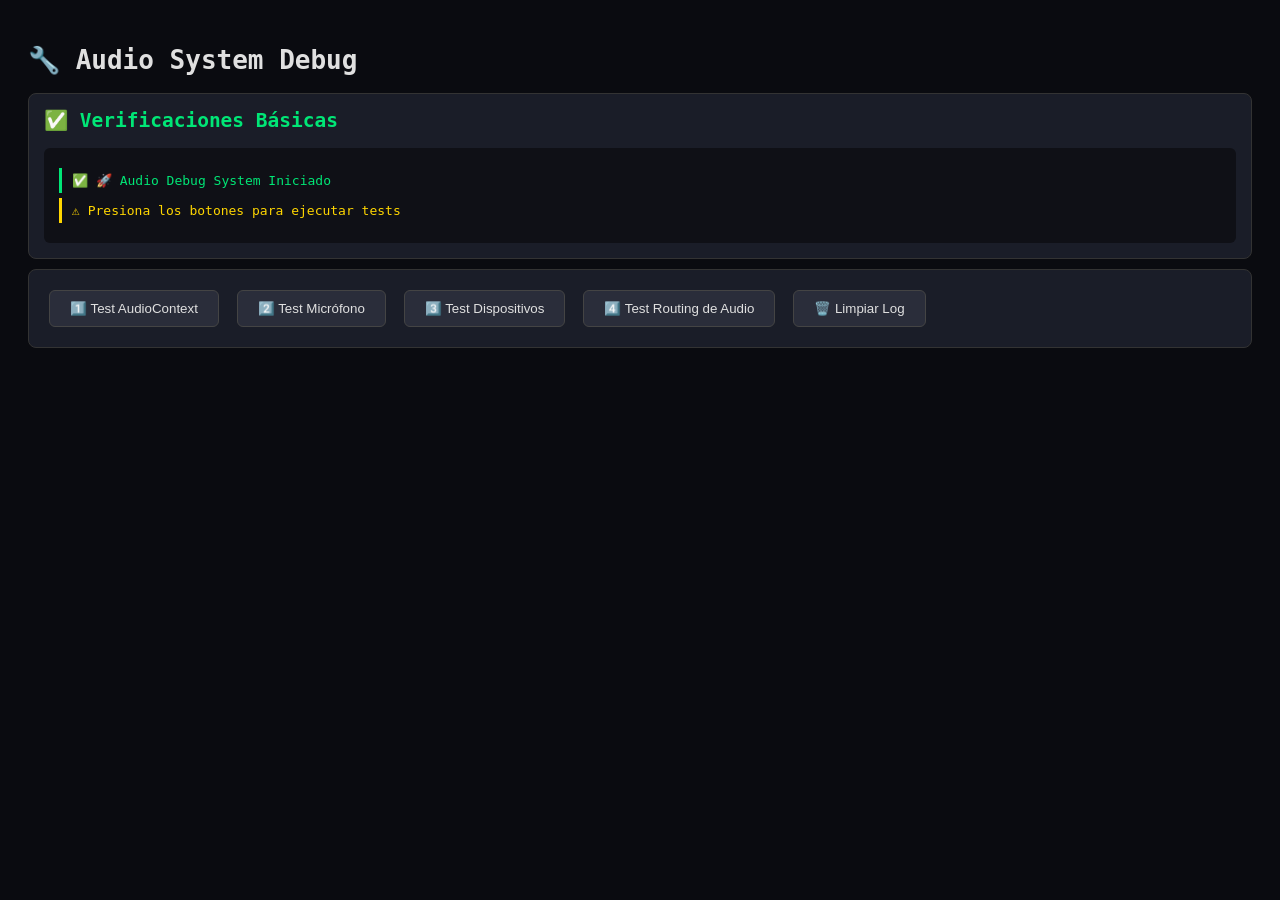
<file: DEBUG_AUDIO.html>
<!DOCTYPE html>
<html lang="es">
<head>
    <meta charset="UTF-8">
    <title>Audio Debug - Verificar Conexiones</title>
    <style>
        body { background: #0a0b10; color: #e0e0e0; font-family: monospace; padding: 20px; }
        .box { background: #1a1d28; border: 1px solid #333; padding: 15px; margin: 10px 0; border-radius: 8px; }
        .ok { color: #00e676; }
        .error { color: #ff1744; }
        .warn { color: #ffd600; }
        h2 { color: #00e676; margin-top: 0; }
        button { background: #2a2d3a; border: 1px solid #444; color: #e0e0e0; padding: 10px 20px; border-radius: 6px; cursor: pointer; margin: 5px; }
        button:hover { background: #3a3d4a; }
        #output { background: #0f1016; padding: 15px; border-radius: 6px; max-height: 400px; overflow-y: auto; margin-top: 10px; }
        .log { margin: 5px 0; padding: 5px; border-left: 3px solid #444; padding-left: 10px; }
    </style>
</head>
<body>
    <h1>🔧 Audio System Debug</h1>
    
    <div class="box">
        <h2>✅ Verificaciones Básicas</h2>
        <div id="output"></div>
    </div>

    <div class="box">
        <button onclick="testAudioContext()">1️⃣ Test AudioContext</button>
        <button onclick="testMicrophone()">2️⃣ Test Micrófono</button>
        <button onclick="testDevices()">3️⃣ Test Dispositivos</button>
        <button onclick="testRouting()">4️⃣ Test Routing de Audio</button>
        <button onclick="clearLog()">🗑️ Limpiar Log</button>
    </div>

    <script>
        function log(msg, type = 'info') {
            const output = document.getElementById('output');
            const logEl = document.createElement('div');
            logEl.className = 'log';
            
            let icon = '❓';
            if(type === 'ok') { icon = '✅'; logEl.style.borderColor = '#00e676'; logEl.className += ' ok'; }
            else if(type === 'error') { icon = '❌'; logEl.style.borderColor = '#ff1744'; logEl.className += ' error'; }
            else if(type === 'warn') { icon = '⚠️'; logEl.style.borderColor = '#ffd600'; logEl.className += ' warn'; }
            else { logEl.style.borderColor = '#448aff'; logEl.className += ' info'; }
            
            logEl.textContent = `${icon} ${msg}`;
            output.appendChild(logEl);
            output.scrollTop = output.scrollHeight;
            console.log(msg);
        }

        function clearLog() {
            document.getElementById('output').innerHTML = '';
        }

        async function testAudioContext() {
            log('🔍 Probando AudioContext...');
            try {
                const ctx = new (window.AudioContext || window.webkitAudioContext)();
                log(`✅ AudioContext creado`, 'ok');
                log(`Sample Rate: ${ctx.sampleRate} Hz`, 'ok');
                log(`State: ${ctx.state}`, 'ok');
                
                if(ctx.state === 'suspended') {
                    await ctx.resume();
                    log(`✅ AudioContext reanudado`, 'ok');
                }
                
                // Test basic routing
                const osc = ctx.createOscillator();
                const gain = ctx.createGain();
                gain.gain.value = 0.1;
                osc.connect(gain);
                gain.connect(ctx.destination);
                osc.start();
                log(`✅ Oscilador conectado a destination`, 'ok');
                setTimeout(() => osc.stop(), 500);
                log(`✅ Tono de prueba enviado (deberías oír un beep)`, 'warn');
                
                await ctx.close();
            } catch(e) {
                log(`❌ Error: ${e.message}`, 'error');
            }
        }

        async function testMicrophone() {
            log('🔍 Probando Micrófono...');
            try {
                const stream = await navigator.mediaDevices.getUserMedia({audio: true});
                log(`✅ Acceso a micrófono obtenido`, 'ok');
                
                const ctx = new (window.AudioContext || window.webkitAudioContext)();
                const source = ctx.createMediaStreamSource(stream);
                const analyser = ctx.createAnalyser();
                analyser.fftSize = 256;
                source.connect(analyser);
                
                // Test if getting audio data
                const data = new Uint8Array(analyser.frequencyBinCount);
                analyser.getByteFrequencyData(data);
                const avg = data.reduce((a,b)=>a+b)/data.length;
                
                log(`✅ Analizador conectado a micrófono`, 'ok');
                log(`Nivel detectado: ${avg.toFixed(0)} (debe ser > 0 si hay sonido)`, avg > 10 ? 'ok' : 'warn');
                
                stream.getTracks().forEach(t => t.stop());
                await ctx.close();
            } catch(e) {
                log(`❌ Error: ${e.message}`, 'error');
            }
        }

        async function testDevices() {
            log('🔍 Enumerando Dispositivos de Audio...');
            try {
                const devices = await navigator.mediaDevices.enumerateDevices();
                const inputs = devices.filter(d => d.kind === 'audioinput');
                const outputs = devices.filter(d => d.kind === 'audiooutput');
                
                log(`✅ Total de dispositivos: ${devices.length}`, 'ok');
                log(`Entradas de audio: ${inputs.length}`, inputs.length > 0 ? 'ok' : 'error');
                inputs.forEach((d, i) => log(`  [${i}] ${d.label || 'Sin nombre'} (${d.deviceId.substr(0,10)}...)`));
                
                log(`Salidas de audio: ${outputs.length}`, outputs.length > 0 ? 'ok' : 'error');
                outputs.forEach((d, i) => log(`  [${i}] ${d.label || 'Sin nombre'} (${d.deviceId.substr(0,10)}...)`));
            } catch(e) {
                log(`❌ Error: ${e.message}`, 'error');
            }
        }

        async function testRouting() {
            log('🔍 Probando Routing Completo de Audio...');
            try {
                // 1. Get microphone
                const stream = await navigator.mediaDevices.getUserMedia({audio: true});
                log(`✅ Micrófono obtenido`, 'ok');
                
                // 2. Create context
                const ctx = new (window.AudioContext || window.webkitAudioContext)();
                if(ctx.state === 'suspended') await ctx.resume();
                log(`✅ AudioContext creado y reanudado`, 'ok');
                
                // 3. Create simple routing chain
                const source = ctx.createMediaStreamSource(stream);
                const masterGain = ctx.createGain();
                masterGain.gain.value = 0.3; // Lower volume for safety
                
                const splitter = ctx.createChannelSplitter(2);
                const merger = ctx.createChannelMerger(2);
                
                // Build chain
                source.connect(masterGain);
                masterGain.connect(splitter);
                splitter.connect(merger, 0, 0);
                splitter.connect(merger, 1, 1);
                merger.connect(ctx.destination);
                
                log(`✅ Cadena de audio conectada correctamente`, 'ok');
                log(`   source → masterGain → splitter → merger → destination`, 'ok');
                
                // 4. Test analyzers
                const analyser = ctx.createAnalyser();
                merger.connect(analyser);
                log(`✅ Analizador conectado`, 'ok');
                
                // 5. Monitor signal
                const data = new Uint8Array(analyser.frequencyBinCount);
                let count = 0;
                const monitor = setInterval(() => {
                    analyser.getByteFrequencyData(data);
                    const avg = data.reduce((a,b)=>a+b)/data.length;
                    count++;
                    if(count <= 3) log(`📊 Nivel de audio: ${avg.toFixed(0)} (Hablá al micrófono)`, avg > 20 ? 'ok' : 'info');
                }, 500);
                
                setTimeout(() => {
                    clearInterval(monitor);
                    stream.getTracks().forEach(t => t.stop());
                    ctx.close();
                    log(`✅ Test completado`, 'ok');
                }, 2500);
                
            } catch(e) {
                log(`❌ Error: ${e.message}`, 'error');
            }
        }

        // Auto-run on load
        window.addEventListener('load', () => {
            log('🚀 Audio Debug System Iniciado', 'ok');
            log('Presiona los botones para ejecutar tests', 'warn');
        });
    </script>
</body>
</html>
</file>
<file: style.css>
/* ========================================
   PCn 1600 NATIVE — Stylesheet
   ======================================== */

:root {
  --bg-main: #1a1a2e;
  --bg-panel: #222244;
  --bg-darker: #0f0f1e;
  --bg-track: #0a0a1a;
  --border: #3a3a5c;
  --text: #f0f0ff;
  --text-dim: #8888aa;
  --accent: #a855f7;
  --accent-glow: rgba(168, 85, 247, 0.5);
  --accent2: #06b6d4;
  --accent2-glow: rgba(6, 182, 212, 0.4);
  --led-green: #00ff88;
  --led-yellow: #ffea00;
  --led-orange: #ff8c00;
  --led-red: #ff2244;
  --led-red-glow: rgba(255, 34, 68, 0.6);
  --led-blue: #3388ff;
  --led-blue-glow: rgba(51, 136, 255, 0.5);
  --led-cyan: #00e5ff;
  --led-cyan-glow: rgba(0, 229, 255, 0.5);
  --led-neon-green: #00ff66;
  --led-neon-glow: rgba(0, 255, 102, 0.5);
  --separator: #2a2a4a;
  --fader-thumb: #e8e8ff;
  --audio-color: #3388ff;
  --network-color: #00ff88;
  --gold: #ffd700;
  --pink: #ff69b4;
}

* { margin: 0; padding: 0; box-sizing: border-box; }

body {
  background: var(--bg-main);
  color: var(--text);
  font-family: 'Inter', 'Segoe UI', sans-serif;
  height: 100vh;
  overflow: hidden;
  user-select: none;
}

/* ========== TOP METER ========== */
.meter-section {
  background: linear-gradient(180deg, #0a0a18 0%, #141428 50%, #1a1a2e 100%);
  padding: 8px 12px 6px;
  border-bottom: 2px solid rgba(168,85,247,0.15);
  display: flex;
  flex-direction: column;
  position: relative;
}
.meter-section::before {
  content:'';
  position:absolute;
  top:0; left:0; right:0;
  height:1px;
  background: linear-gradient(90deg, transparent, var(--accent), transparent);
}
.meter-row {
  display: flex;
  align-items: flex-end;
  justify-content: space-between;
  height: 120px;
  position: relative;
}
.meter-group {
  display: flex;
  flex-direction: column;
  align-items: center;
  flex: 1;
  padding: 0 3px;
  position: relative;
}
.meter-group:not(:last-child) {
  border-right: 1px solid rgba(58,58,92,0.5);
}
.meter-label {
  font-family: 'JetBrains Mono', monospace;
  font-size: 8px;
  color: var(--accent);
  text-align: center;
  margin-bottom: 2px;
  letter-spacing: 0.5px;
  text-transform: uppercase;
  white-space: nowrap;
  text-shadow: 0 0 6px var(--accent-glow);
}
.meter-bars {
  display: flex;
  gap: 2px;
  align-items: flex-end;
  height: 80px;
  position: relative;
}
.meter-bar-wrapper {
  display: flex;
  flex-direction: column;
  align-items: center;
  position: relative;
}
.meter-bar {
  width: 12px;
  height: 72px;
  position: relative;
  display: flex;
  flex-direction: column;
  overflow: hidden;
  border-radius: 2px;
  background: #08080f;
  border: 1px solid #1a1a2e;
}
.led-segment {
  height: 1.2px;
  width: 100%;
  margin-bottom: 1px;
  background: #111122;
  border-radius: 1px;
  transition: background 0.05s, box-shadow 0.05s;
}
.led-segment.lit {
  box-shadow: 0 0 3px currentColor;
}
.peak-hold {
  position: absolute;
  bottom: 0;
  left: -1px;
  right: -1px;
  height: 2px;
  background: #ffffff;
  box-shadow: 0 0 8px rgba(255,255,255,0.8), 0 0 2px #fff;
  z-index: 2;
  transition: bottom 0.06s;
}
.meter-bar::after {
  content: '';
  position: absolute;
  top: 0; left: 0; right: 0;
  height: 50%;
  background: linear-gradient(180deg, rgba(255,255,255,0.12) 0%, transparent 100%);
  pointer-events: none;
  z-index: 1;
}
.meter-scale {
  position: absolute;
  right: 4px; top: 0; bottom: 0;
  width: 18px;
  display: flex;
  flex-direction: column;
  justify-content: space-between;
  font-family: 'JetBrains Mono', monospace;
  font-size: 6px;
  color: var(--text-dim);
  padding: 2px 0;
}
.meter-sublabel {
  font-family: 'JetBrains Mono', monospace;
  font-size: 7px;
  color: var(--led-cyan);
  text-align: center;
  margin-top: 2px;
  text-shadow: 0 0 4px var(--led-cyan-glow);
}
.branding {
  position: absolute;
  right: 14px;
  top: 50%;
  transform: translateY(-50%);
  text-align: right;
  z-index: 5;
}
.branding-logo {
  width: 24px; height: 24px;
  background: linear-gradient(135deg, #ff2244, #ff6688);
  border-radius: 50%;
  margin-left: auto;
  margin-bottom: 3px;
  display: flex;
  align-items: center;
  justify-content: center;
  box-shadow: 0 0 12px rgba(255, 34, 68, 0.6), 0 0 24px rgba(255, 34, 68, 0.3);
}
.branding-logo::after {
  content: '';
  width: 10px; height: 10px;
  border: 2px solid #fff;
  border-radius: 50%;
  box-shadow: 0 0 4px rgba(255,255,255,0.5);
}
.branding-title {
  font-family: 'JetBrains Mono', monospace;
  font-size: 10px;
  font-weight: 600;
  color: #fff;
  letter-spacing: 1px;
  text-shadow: 0 0 8px rgba(168,85,247,0.4);
}
.branding-sub {
  font-size: 7px;
  color: var(--accent);
  letter-spacing: 0.5px;
  text-shadow: 0 0 4px var(--accent-glow);
}

/* ========== MAIN LAYOUT ========== */
.main-layout {
  display: flex;
  height: calc(100vh - 138px);
}
.conn-panel {
  width: 200px;
  background: var(--bg-darker);
  border-right: 2px solid var(--border);
  display: flex;
  flex-direction: column;
  flex-shrink: 0;
}
.conn-header {
  display: flex;
  align-items: center;
  justify-content: space-between;
  padding: 7px 10px;
  border-bottom: 2px solid var(--separator);
  background: linear-gradient(180deg, #16162e, #0f0f1e);
}
.conn-header-left { display: flex; align-items: center; gap: 5px; }
.conn-header-left svg {
  width: 13px; height: 13px;
  fill: var(--accent);
  filter: drop-shadow(0 0 3px var(--accent-glow));
}
.conn-header-title {
  font-size: 9px;
  font-weight: 700;
  letter-spacing: 1px;
  text-transform: uppercase;
  color: var(--accent);
  text-shadow: 0 0 6px var(--accent-glow);
}
.conn-close {
  width: 16px; height: 16px;
  border: none;
  background: transparent;
  color: var(--text-dim);
  cursor: pointer;
  border-radius: 2px;
  display: flex;
  align-items: center;
  justify-content: center;
  font-size: 11px;
  transition: all 0.15s;
}
.conn-close:hover {
  background: var(--led-red);
  color: white;
  box-shadow: 0 0 8px var(--led-red-glow);
}
.conn-tree {
  flex: 1;
  overflow-y: auto;
  padding: 5px 0;
}
.conn-tree::-webkit-scrollbar { width: 4px; }
.conn-tree::-webkit-scrollbar-thumb {
  background: var(--accent);
  border-radius: 2px;
  box-shadow: 0 0 4px var(--accent-glow);
}
.tree-node {
  padding: 4px 9px;
  font-size: 9px;
  cursor: pointer;
  display: flex;
  align-items: center;
  gap: 4px;
  transition: all 0.15s;
  border-left: 2px solid transparent;
}
.tree-node:hover {
  background: rgba(168,85,247,0.08);
  border-left-color: var(--accent);
}
.tree-node.active {
  background: rgba(51, 136, 255, 0.15);
  color: var(--led-blue);
  border-left-color: var(--led-blue);
  text-shadow: 0 0 4px var(--led-blue-glow);
}
.tree-node.inactive { color: #555577; }
.tree-node .icon {
  width: 12px; height: 12px;
  flex-shrink: 0;
  display: flex;
  align-items: center;
  justify-content: center;
}
.tree-node .icon svg { width: 12px; height: 12px; }
.tree-node .dot {
  width: 5px; height: 5px;
  border-radius: 50%;
  flex-shrink: 0;
}
.tree-node .dot.blue {
  background: var(--led-blue);
  box-shadow: 0 0 6px var(--led-blue-glow);
}
.tree-node .dot.green {
  background: var(--led-green);
  box-shadow: 0 0 6px var(--led-neon-glow);
}
.tree-node .dot.cyan {
  background: var(--led-cyan);
  box-shadow: 0 0 6px var(--led-cyan-glow);
}
.tree-node .dot.gray { background: #444466; }
.tree-arrow {
  width: 8px; height: 8px;
  display: flex;
  align-items: center;
  justify-content: center;
  font-size: 7px;
  color: var(--accent);
  flex-shrink: 0;
  transition: transform 0.2s;
}
.tree-arrow.open { transform: rotate(90deg); }
.tree-indent1 { padding-left: 16px; }
.tree-indent2 { padding-left: 30px; }

.conn-section-title {
  font-size: 8px;
  font-weight: 700;
  text-transform: uppercase;
  letter-spacing: 1px;
  color: var(--text);
  padding: 8px 9px 3px;
  border-bottom: 1px solid var(--separator);
  margin-top: 4px;
  display: flex;
  align-items: center;
  gap: 4px;
  text-shadow: 0 0 4px var(--accent-glow);
}
.conn-section-title .badge {
  width: 6px; height: 6px;
  border-radius: 50%;
}
.conn-section-title .badge.audio {
  background: var(--led-blue);
  box-shadow: 0 0 8px var(--led-blue-glow);
}
.conn-section-title .badge.network {
  background: var(--led-green);
  box-shadow: 0 0 8px var(--led-neon-glow);
}
.tree-node .status-text {
  font-size: 7px;
  color: var(--text-dim);
  margin-left: auto;
  font-family: 'JetBrains Mono', monospace;
}
.tree-node .status-text.active-status {
  color: var(--led-green);
  text-shadow: 0 0 4px var(--led-neon-glow);
}
.tree-node .status-text.inactive-status { color: #333355; }
.conn-divider {
  height: 1px;
  background: linear-gradient(90deg, transparent, var(--accent), transparent);
  margin: 6px 12px;
  opacity: 0.3;
}

/* MAIN CONTENT */
.main-content {
  flex: 1;
  display: flex;
  flex-direction: column;
  background: linear-gradient(180deg, var(--bg-main) 0%, #12122a 100%);
}
.tab-bar {
  display: flex;
  background: linear-gradient(180deg, #1e1e3a, #16162e);
  border-bottom: 2px solid var(--separator);
  overflow-x: auto;
  padding: 0 6px;
}
.tab-bar::-webkit-scrollbar { height: 2px; }
.tab-bar::-webkit-scrollbar-thumb {
  background: var(--accent);
  border-radius: 2px;
}
.tab-item {
  padding: 7px 11px;
  font-size: 8px;
  font-weight: 600;
  color: #7777aa;
  cursor: pointer;
  white-space: nowrap;
  border-bottom: 2px solid transparent;
  transition: all 0.2s;
  position: relative;
  text-transform: uppercase;
  letter-spacing: 0.5px;
}
.tab-item:hover { color: var(--text); }
.tab-item.active {
  color: var(--accent);
  border-bottom-color: var(--accent);
  text-shadow: 0 0 10px var(--accent-glow);
}
.tab-item.advanced { color: var(--gold); }
.tab-item.advanced.active {
  color: var(--gold);
  border-bottom-color: var(--gold);
  text-shadow: 0 0 10px rgba(255,215,0,0.6);
}
.tab-item.active::after {
  content: '';
  position: absolute;
  bottom: -2px;
  left: 10%; right: 10%;
  height: 2px;
  background: var(--accent);
  filter: blur(4px);
  box-shadow: 0 0 8px var(--accent-glow);
}
.tab-item.advanced.active::after {
  background: var(--gold);
  box-shadow: 0 0 8px rgba(255,215,0,0.6);
}

.tab-content {
  flex: 1;
  overflow-y: auto;
  padding: 10px;
}
.tab-content::-webkit-scrollbar { width: 5px; }
.tab-content::-webkit-scrollbar-thumb {
  background: var(--accent);
  border-radius: 3px;
  box-shadow: 0 0 4px var(--accent-glow);
}
.controls-grid {
  display: grid;
  grid-template-columns: repeat(auto-fit, minmax(150px, 1fr));
  gap: 10px;
}
.controls-grid.wide { grid-template-columns: repeat(auto-fit, minmax(200px, 1fr)); }
.controls-grid.full { grid-template-columns: 1fr; }

.group-box {
  background: linear-gradient(180deg, var(--bg-panel), rgba(34,34,68,0.8));
  border: 1px solid var(--border);
  border-radius: 8px;
  padding: 10px;
  box-shadow: 0 4px 12px rgba(0,0,0,0.4), 0 0 1px var(--accent-glow);
  position: relative;
  overflow: hidden;
}
.group-box::before {
  content: '';
  position: absolute;
  top: 0; left: 0; right: 0;
  height: 2px;
  background: linear-gradient(90deg, transparent, var(--accent), transparent);
}
.group-box::after {
  content: '';
  position: absolute;
  top: -50%; left: -50%;
  width: 200%; height: 200%;
  background: radial-gradient(circle at 30% 0%, rgba(168,85,247,0.03) 0%, transparent 60%);
  pointer-events: none;
}
.group-box.gold::before {
  background: linear-gradient(90deg, transparent, var(--gold), transparent);
}
.group-box.cyan::before {
  background: linear-gradient(90deg, transparent, var(--accent2), transparent);
}
.group-box.purple::before {
  background: linear-gradient(90deg, transparent, var(--pink), transparent);
}
.gb-title {
  font-size: 9px;
  font-weight: 700;
  text-transform: uppercase;
  letter-spacing: 0.8px;
  color: var(--accent);
  margin-bottom: 8px;
  display: flex;
  align-items: center;
  gap: 5px;
  text-shadow: 0 0 6px var(--accent-glow);
  position: relative;
  z-index: 1;
}
.gb-title.gold {
  color: var(--gold);
  text-shadow: 0 0 6px rgba(255,215,0,0.5);
}
.gb-title.cyan {
  color: var(--accent2);
  text-shadow: 0 0 6px var(--accent2-glow);
}
.gb-title.purple {
  color: var(--pink);
  text-shadow: 0 0 6px rgba(255,105,180,0.5);
}
.gb-title .dot {
  width: 5px; height: 5px;
  border-radius: 50%;
  background: var(--accent);
  box-shadow: 0 0 8px var(--accent-glow), 0 0 12px var(--accent-glow);
}
.gb-title .dot.gold {
  background: var(--gold);
  box-shadow: 0 0 8px rgba(255,215,0,0.5);
}
.gb-title .dot.cyan {
  background: var(--accent2);
  box-shadow: 0 0 8px var(--accent2-glow);
}
.gb-title .dot.purple {
  background: var(--pink);
  box-shadow: 0 0 8px rgba(255,105,180,0.5);
}

/* FADERS */
.fader-channel {
  display: flex;
  flex-direction: column;
  align-items: center;
  gap: 5px;
  background: linear-gradient(180deg, #1a1a30, #12122a);
  padding: 8px 6px 6px;
  border-radius: 6px;
  border: 1px solid var(--border);
  position: relative;
  z-index: 1;
  box-shadow: 0 2px 6px rgba(0,0,0,0.3);
}
.fader-label {
  font-family: 'JetBrains Mono', monospace;
  font-size: 9px;
  color: var(--accent);
  letter-spacing: 0.5px;
  text-transform: uppercase;
  text-shadow: 0 0 4px var(--accent-glow);
}
.fader-track {
  width: 26px; height: 90px;
  background: linear-gradient(180deg, #0a0a18, #08080f);
  border-radius: 13px;
  position: relative;
  cursor: grab;
  border: 1px solid #1a1a3a;
  box-shadow: inset 0 2px 6px rgba(0,0,0,0.6), 0 0 1px rgba(168,85,247,0.2);
}
.fader-track:active { cursor: grabbing; }
.fader-fill {
  position: absolute;
  bottom: 0; left: 0; right: 0;
  height: 0%;
  background: linear-gradient(180deg, var(--accent) 0%, var(--accent2) 50%, rgba(6,182,212,0.2) 100%);
  border-radius: 0 0 12px 12px;
  pointer-events: none;
  box-shadow: 0 0 10px var(--accent-glow), 0 0 20px rgba(6,182,212,0.2);
  transition: height 0.05s linear;
}
.fader-thumb {
  width: 20px; height: 10px;
  background: linear-gradient(180deg, #fff, #ccc);
  border-radius: 3px;
  position: absolute;
  left: 3px; bottom: 0%;
  transform: translateY(50%);
  box-shadow: 0 2px 4px rgba(0,0,0,0.5), inset 0 1px 1px rgba(255,255,255,0.8), 0 0 6px rgba(168,85,247,0.3);
  cursor: grab;
  z-index: 2;
  transition: background 0.1s;
}
.fader-thumb:active {
  background: linear-gradient(180deg, #fff, var(--accent));
  cursor: grabbing;
  box-shadow: 0 2px 4px rgba(0,0,0,0.5), inset 0 1px 1px rgba(255,255,255,0.8), 0 0 12px var(--accent-glow);
}
.fader-thumb::after {
  content: '';
  position: absolute;
  top: 2px; bottom: 2px; left: 50%;
  width: 1px;
  background: #888;
  transform: translateX(-50%);
}
.fader-scale {
  position: absolute;
  right: -15px; top: 0; bottom: 0;
  width: 13px;
  display: flex;
  flex-direction: column;
  justify-content: space-between;
  align-items: center;
  font-family: 'JetBrains Mono', monospace;
  font-size: 6px;
  color: var(--accent);
  padding: 2px 0;
  pointer-events: none;
  text-shadow: 0 0 2px var(--accent-glow);
}
.fader-value {
  font-family: 'JetBrains Mono', monospace;
  font-size: 9px;
  color: var(--accent);
  background: #0a0a18;
  padding: 2px 5px;
  border-radius: 3px;
  min-width: 42px;
  text-align: center;
  border: 1px solid var(--border);
  text-shadow: 0 0 4px var(--accent-glow);
}

/* HORIZONTAL SLIDERS */
.slider-container { margin-bottom: 8px; }
.slider-row { display: flex; align-items: center; gap: 6px; }
.slider-label {
  font-size: 8px;
  color: var(--accent);
  min-width: 35px;
  text-shadow: 0 0 3px var(--accent-glow);
}
.slider-track {
  flex: 1; height: 4px;
  background: var(--bg-track);
  border-radius: 2px;
  position: relative;
  cursor: pointer;
  border: 1px solid #1a1a2e;
}
.slider-fill {
  height: 100%;
  background: linear-gradient(90deg, var(--accent2), var(--accent));
  border-radius: 2px;
  box-shadow: 0 0 6px var(--accent-glow);
  position: absolute;
  top: 0; left: 0;
  pointer-events: none;
}
.slider-thumb {
  width: 12px; height: 12px;
  background: linear-gradient(135deg, #fff, #ddd);
  border-radius: 50%;
  position: absolute;
  top: 50%;
  transform: translate(-50%, -50%);
  box-shadow: 0 0 8px var(--accent-glow), inset 0 1px 1px rgba(255,255,255,0.5);
  cursor: grab;
  z-index: 2;
  border: 1px solid rgba(168,85,247,0.3);
}
.slider-thumb:active {
  cursor: grabbing;
  background: linear-gradient(135deg, var(--accent), #fff);
  box-shadow: 0 0 12px var(--accent-glow);
}
.slider-value input {
  width: 40px;
  background: #0a0a18;
  border: 1px solid var(--border);
  color: var(--accent);
  font-family: 'JetBrains Mono', monospace;
  font-size: 9px;
  text-align: center;
  border-radius: 3px;
  padding: 1px 3px;
  outline: none;
  text-shadow: 0 0 3px var(--accent-glow);
}
.slider-value input:focus {
  border-color: var(--accent);
  box-shadow: 0 0 6px var(--accent-glow);
}

/* TOGGLES */
.toggle-row {
  display: flex;
  align-items: center;
  justify-content: space-between;
  margin-top: 6px;
}
.toggle-label {
  font-size: 8px;
  color: var(--accent);
  text-shadow: 0 0 3px var(--accent-glow);
}
.toggle-switch {
  width: 32px; height: 16px;
  background: #0a0a18;
  border-radius: 8px;
  position: relative;
  cursor: pointer;
  border: 1px solid #2a2a4a;
  transition: all 0.25s;
}
.toggle-switch.on {
  background: rgba(168, 85, 247, 0.3);
  border-color: var(--accent);
  box-shadow: 0 0 8px var(--accent-glow);
}
.toggle-switch .knob {
  width: 12px; height: 12px;
  background: #555;
  border-radius: 50%;
  position: absolute;
  top: 1px; left: 1px;
  transition: all 0.25s;
  box-shadow: 0 1px 2px rgba(0,0,0,0.4);
}
.toggle-switch.on .knob {
  left: 17px;
  background: var(--accent);
  box-shadow: 0 0 8px var(--accent-glow), 0 0 12px var(--accent-glow);
}

.preset-readonly {
  font-family: 'JetBrains Mono', monospace;
  font-size: 8px;
  color: var(--accent);
  background: #0a0a18;
  padding: 2px 6px;
  border-radius: 3px;
  border: 1px solid var(--border);
  margin-top: 5px;
  text-shadow: 0 0 3px var(--accent-glow);
}
.lufs-display {
  display: flex;
  align-items: baseline;
  gap: 3px;
  margin-top: 5px;
  justify-content: center;
}
.lufs-value {
  font-family: 'JetBrains Mono', monospace;
  font-size: 18px;
  font-weight: 700;
  color: #fff;
  text-shadow: 0 0 8px rgba(255,255,255,0.3);
}
.lufs-unit {
  font-family: 'JetBrains Mono', monospace;
  font-size: 9px;
  color: var(--accent);
  text-shadow: 0 0 4px var(--accent-glow);
}
.lufs-lu {
  font-family: 'JetBrains Mono', monospace;
  font-size: 10px;
  color: var(--led-neon-green);
  text-shadow: 0 0 8px var(--led-neon-glow), 0 0 16px var(--led-neon-glow);
}
.hz-display {
  font-family: 'JetBrains Mono', monospace;
  font-size: 14px;
  color: #fff;
  text-align: center;
  margin-top: 3px;
  text-shadow: 0 0 6px rgba(255,255,255,0.3);
}
.hz-unit {
  font-size: 8px;
  color: var(--accent);
  text-shadow: 0 0 3px var(--accent-glow);
}

select {
  background: #0a0a18;
  color: var(--text);
  border: 1px solid var(--border);
  padding: 4px;
  border-radius: 3px;
  font-size: 10px;
  width: 100%;
  outline: none;
}
select:focus {
  border-color: var(--accent);
  box-shadow: 0 0 6px var(--accent-glow);
}

/* SPECTRUM */
.spectrum-container {
  background: #0a0a18;
  border-radius: 6px;
  border: 1px solid var(--border);
  padding: 8px;
  position: relative;
  z-index: 1;
}
.spectrum-container canvas {
  width: 100%;
  height: 120px;
  display: block;
  border-radius: 4px;
}
.spectrum-labels {
  display: flex;
  justify-content: space-between;
  margin-top: 4px;
  font-family: 'JetBrains Mono', monospace;
  font-size: 7px;
  color: var(--text-dim);
}

/* LOUDNESS */
.loudness-grid {
  display: grid;
  grid-template-columns: repeat(4, 1fr);
  gap: 8px;
}
.loudness-cell {
  background: #0a0a18;
  border: 1px solid var(--border);
  border-radius: 6px;
  padding: 10px;
  text-align: center;
  position: relative;
  z-index: 1;
}
.loudness-cell .lbl {
  font-size: 7px;
  text-transform: uppercase;
  letter-spacing: 1px;
  color: var(--text-dim);
  margin-bottom: 4px;
}
.loudness-cell .val {
  font-family: 'JetBrains Mono', monospace;
  font-size: 20px;
  font-weight: 700;
  color: #fff;
  text-shadow: 0 0 8px rgba(255,255,255,0.2);
}
.loudness-cell .unit { font-size: 8px; color: var(--accent); }
.loudness-cell.warning .val {
  color: var(--led-orange);
  text-shadow: 0 0 8px rgba(255,140,0,0.4);
}
.loudness-cell.danger .val {
  color: var(--led-red);
  text-shadow: 0 0 8px var(--led-red-glow);
}
.loudness-cell.pass .val {
  color: var(--led-green);
  text-shadow: 0 0 8px var(--led-neon-glow);
}

/* CORRELATION */
.corr-meter {
  display: flex;
  flex-direction: column;
  align-items: center;
  gap: 4px;
  position: relative;
  z-index: 1;
}
.corr-bar {
  width: 100%;
  height: 16px;
  background: #0a0a18;
  border-radius: 8px;
  overflow: hidden;
  border: 1px solid var(--border);
  position: relative;
}
.corr-fill {
  height: 100%;
  width: 50%;
  position: absolute;
  left: 25%;
  background: linear-gradient(90deg, var(--led-red), var(--led-green), var(--led-green), var(--led-red));
  transition: width 0.1s, left 0.1s;
}
.corr-labels {
  display: flex;
  justify-content: space-between;
  width: 100%;
  font-family: 'JetBrains Mono', monospace;
  font-size: 7px;
  color: var(--text-dim);
}
.corr-value {
  font-family: 'JetBrains Mono', monospace;
  font-size: 16px;
  font-weight: 700;
  color: var(--led-green);
  text-shadow: 0 0 6px var(--led-neon-glow);
}

/* MATRIX */
.matrix-grid {
  display: grid;
  grid-template-columns: auto repeat(4, 1fr);
  gap: 2px;
  position: relative;
  z-index: 1;
}
.matrix-cell {
  padding: 6px;
  text-align: center;
  font-family: 'JetBrains Mono', monospace;
  font-size: 8px;
  border-radius: 3px;
}
.matrix-cell.header {
  color: var(--accent);
  font-weight: 600;
  background: rgba(168,85,247,0.1);
}
.matrix-cell.row-header {
  color: var(--accent2);
  font-weight: 600;
  background: rgba(6,182,212,0.1);
}
.matrix-cell.value {
  background: #0a0a18;
  color: var(--text-dim);
  cursor: pointer;
  transition: all 0.15s;
  border: 1px solid transparent;
}
.matrix-cell.value:hover {
  background: rgba(168,85,247,0.1);
  border-color: var(--accent);
}
.matrix-cell.value.active {
  background: rgba(168,85,247,0.2);
  color: var(--accent);
  border-color: var(--accent);
  box-shadow: 0 0 4px var(--accent-glow);
}
.matrix-cell.value input {
  width: 40px;
  background: transparent;
  border: none;
  color: var(--text);
  font-family: 'JetBrains Mono', monospace;
  font-size: 8px;
  text-align: center;
  outline: none;
}

/* MONITOR */
.monitor-btn {
  padding: 8px 12px;
  background: #0a0a18;
  border: 1px solid var(--border);
  border-radius: 4px;
  color: var(--text-dim);
  font-size: 9px;
  font-weight: 600;
  text-transform: uppercase;
  letter-spacing: 0.5px;
  cursor: pointer;
  transition: all 0.2s;
  text-align: center;
}
.monitor-btn:hover {
  background: rgba(168,85,247,0.1);
  border-color: var(--accent);
  color: var(--text);
}
.monitor-btn.active {
  background: rgba(168,85,247,0.2);
  border-color: var(--accent);
  color: var(--accent);
  box-shadow: 0 0 8px var(--accent-glow);
  text-shadow: 0 0 4px var(--accent-glow);
}
.monitor-btn.dim {
  background: rgba(255,140,0,0.1);
  border-color: var(--led-orange);
  color: var(--led-orange);
}
.monitor-btn.mute {
  background: rgba(255,34,68,0.15);
  border-color: var(--led-red);
  color: var(--led-red);
  box-shadow: 0 0 6px var(--led-red-glow);
}
.monitor-grid {
  display: grid;
  grid-template-columns: repeat(3, 1fr);
  gap: 6px;
  position: relative;
  z-index: 1;
}

/* DITHER */
.dither-info {
  display: grid;
  grid-template-columns: repeat(4, 1fr);
  gap: 8px;
  margin-top: 8px;
  position: relative;
  z-index: 1;
}
.dither-stat {
  background: #0a0a18;
  border: 1px solid var(--border);
  border-radius: 6px;
  padding: 10px;
  text-align: center;
}
.dither-stat .lbl {
  font-size: 7px;
  text-transform: uppercase;
  letter-spacing: 1px;
  color: var(--text-dim);
  margin-bottom: 4px;
}
.dither-stat .val {
  font-family: 'JetBrains Mono', monospace;
  font-size: 18px;
  font-weight: 700;
  color: #fff;
}
.dither-stat .unit { font-size: 8px; color: var(--text-dim); }
.dither-stat.good .val {
  color: var(--led-green);
  text-shadow: 0 0 6px var(--led-neon-glow);
}
.dither-stat.warn .val {
  color: var(--led-yellow);
  text-shadow: 0 0 6px rgba(255,234,0,0.4);
}

.noise-curve-legend {
  display: flex;
  flex-wrap: wrap;
  gap: 6px;
  margin-top: 8px;
  position: relative;
  z-index: 1;
}
.curve-item {
  display: flex;
  align-items: center;
  gap: 4px;
  font-size: 8px;
  font-family: 'JetBrains Mono', monospace;
  color: var(--text-dim);
}
.curve-dot { width: 8px; height: 8px; border-radius: 50%; }

.output-format-row {
  display: flex;
  gap: 6px;
  margin-top: 8px;
  position: relative;
  z-index: 1;
}
.format-btn {
  padding: 6px 10px;
  background: #0a0a18;
  border: 1px solid var(--border);
  border-radius: 4px;
  color: var(--text-dim);
  font-size: 8px;
  font-weight: 600;
  cursor: pointer;
  transition: all 0.2s;
  font-family: 'JetBrains Mono', monospace;
  text-transform: uppercase;
}
.format-btn:hover {
  border-color: var(--accent);
  color: var(--text);
}
.format-btn.active {
  background: rgba(168,85,247,0.2);
  border-color: var(--accent);
  color: var(--accent);
  box-shadow: 0 0 6px var(--accent-glow);
}

/* BYPASS OVERLAY */
.bypass-overlay {
  display:none;
  position:absolute;
  top:0; left:0; right:0; bottom:0;
  background: rgba(26,26,46,0.85);
  z-index:10;
  border-radius:8px;
  align-items:center;
  justify-content:center;
}
.bypass-overlay.show { display:flex; }
.bypass-label {
  font-family:'JetBrains Mono',monospace;
  font-size:18px;
  color:var(--led-red);
  text-shadow:0 0 12px var(--led-red-glow);
  letter-spacing:2px;
  font-weight:700;
}
</file>
